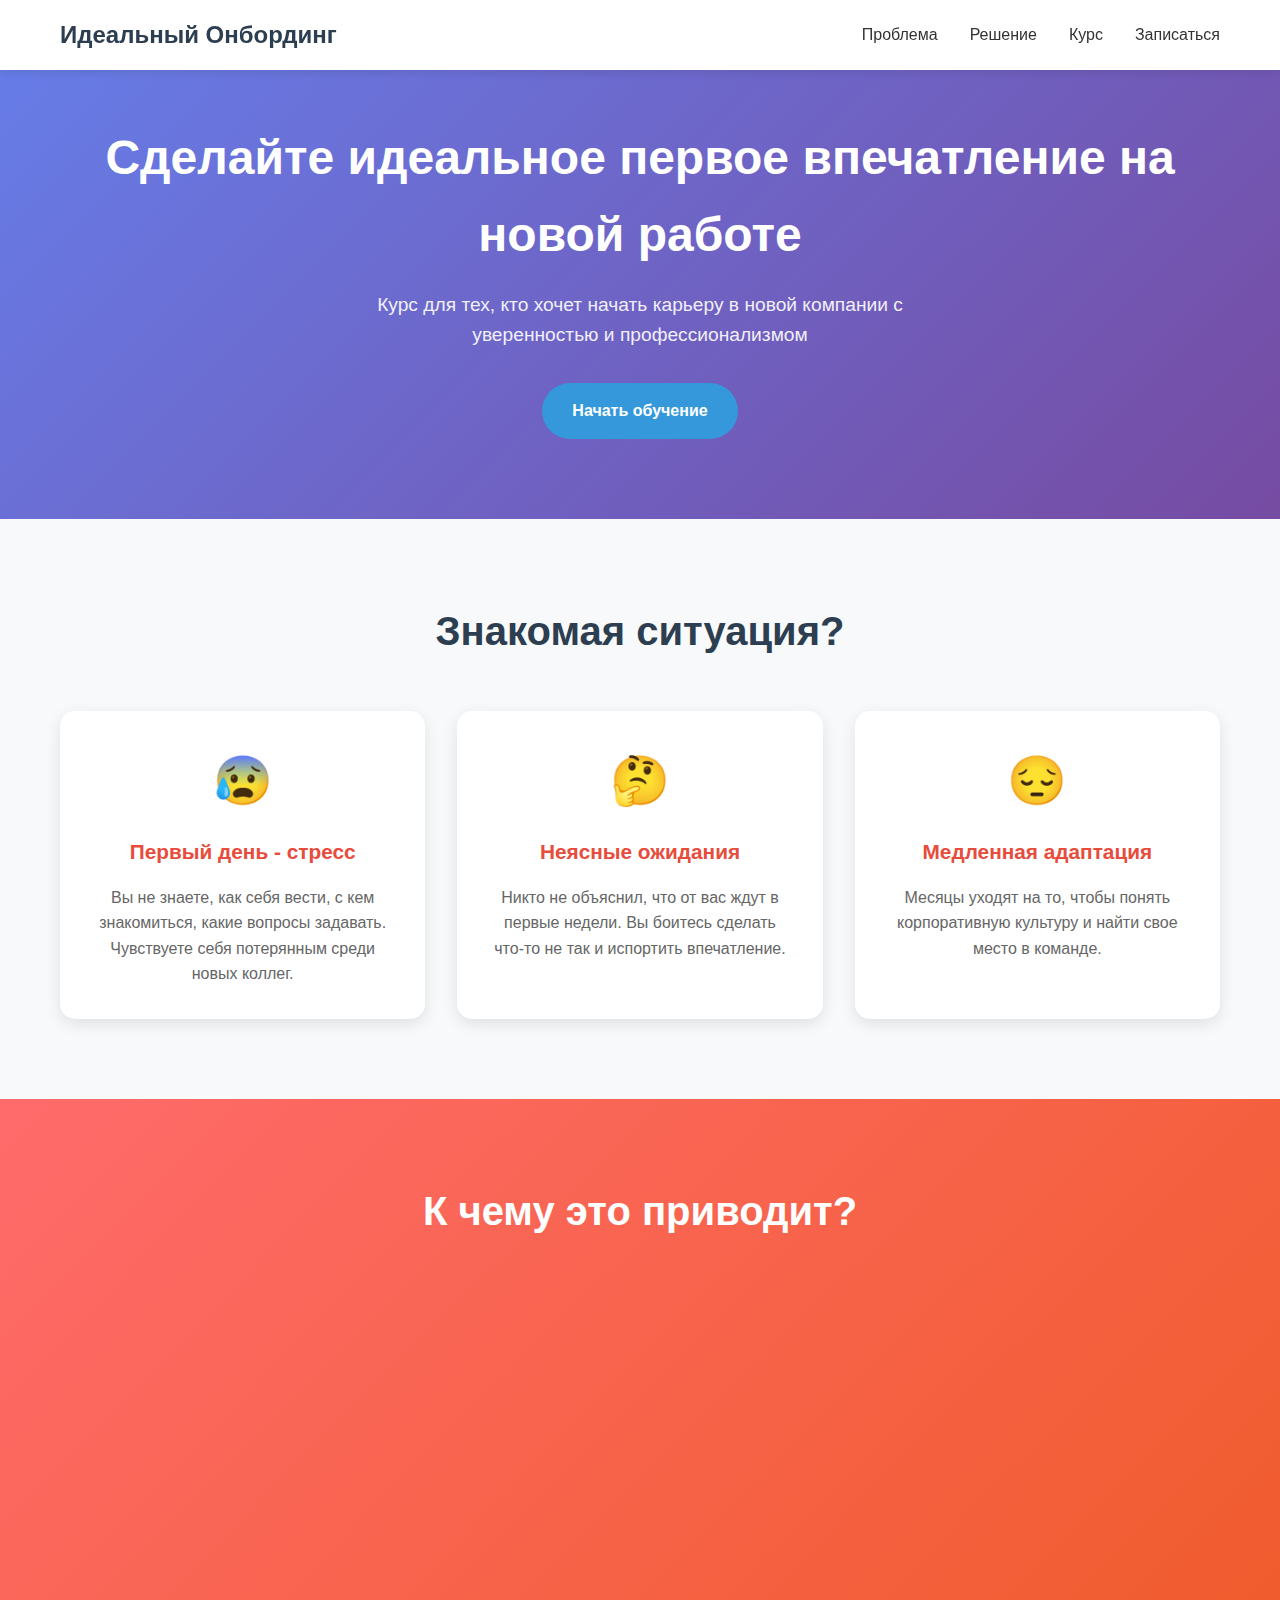
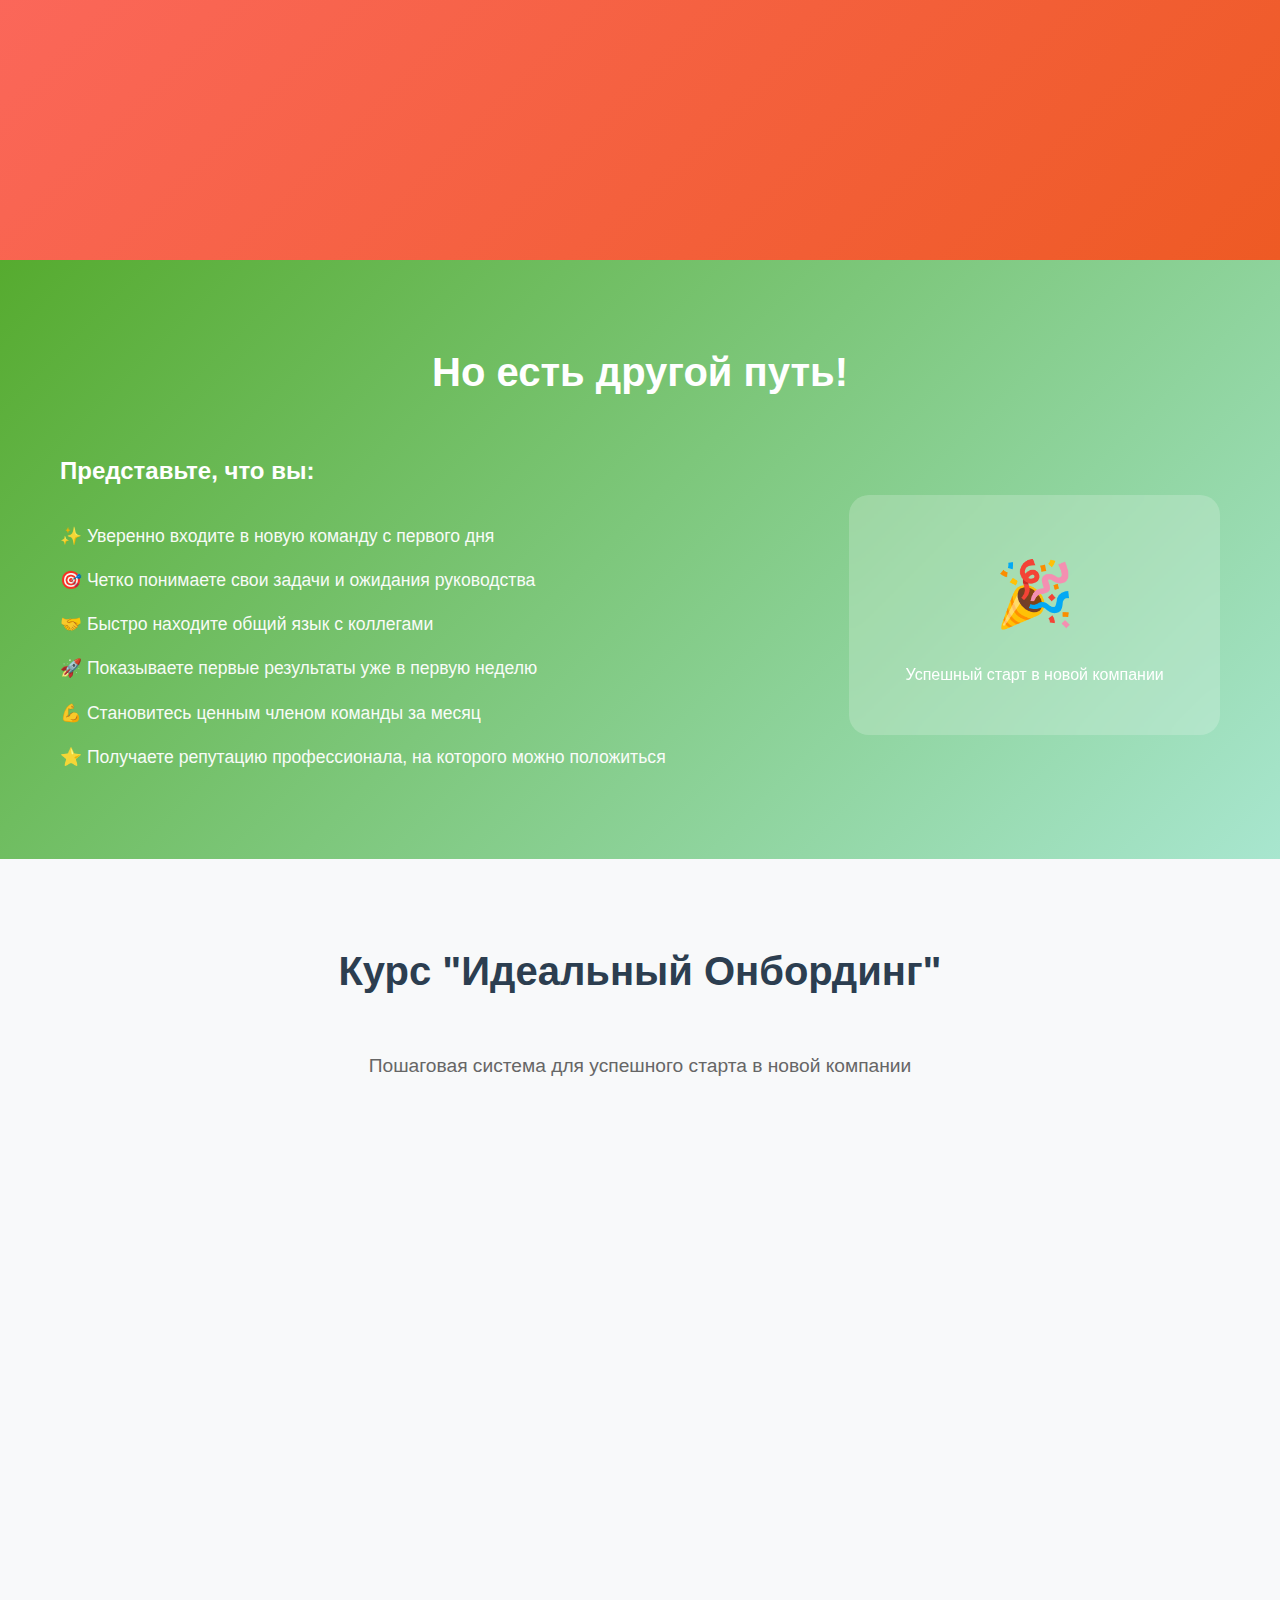
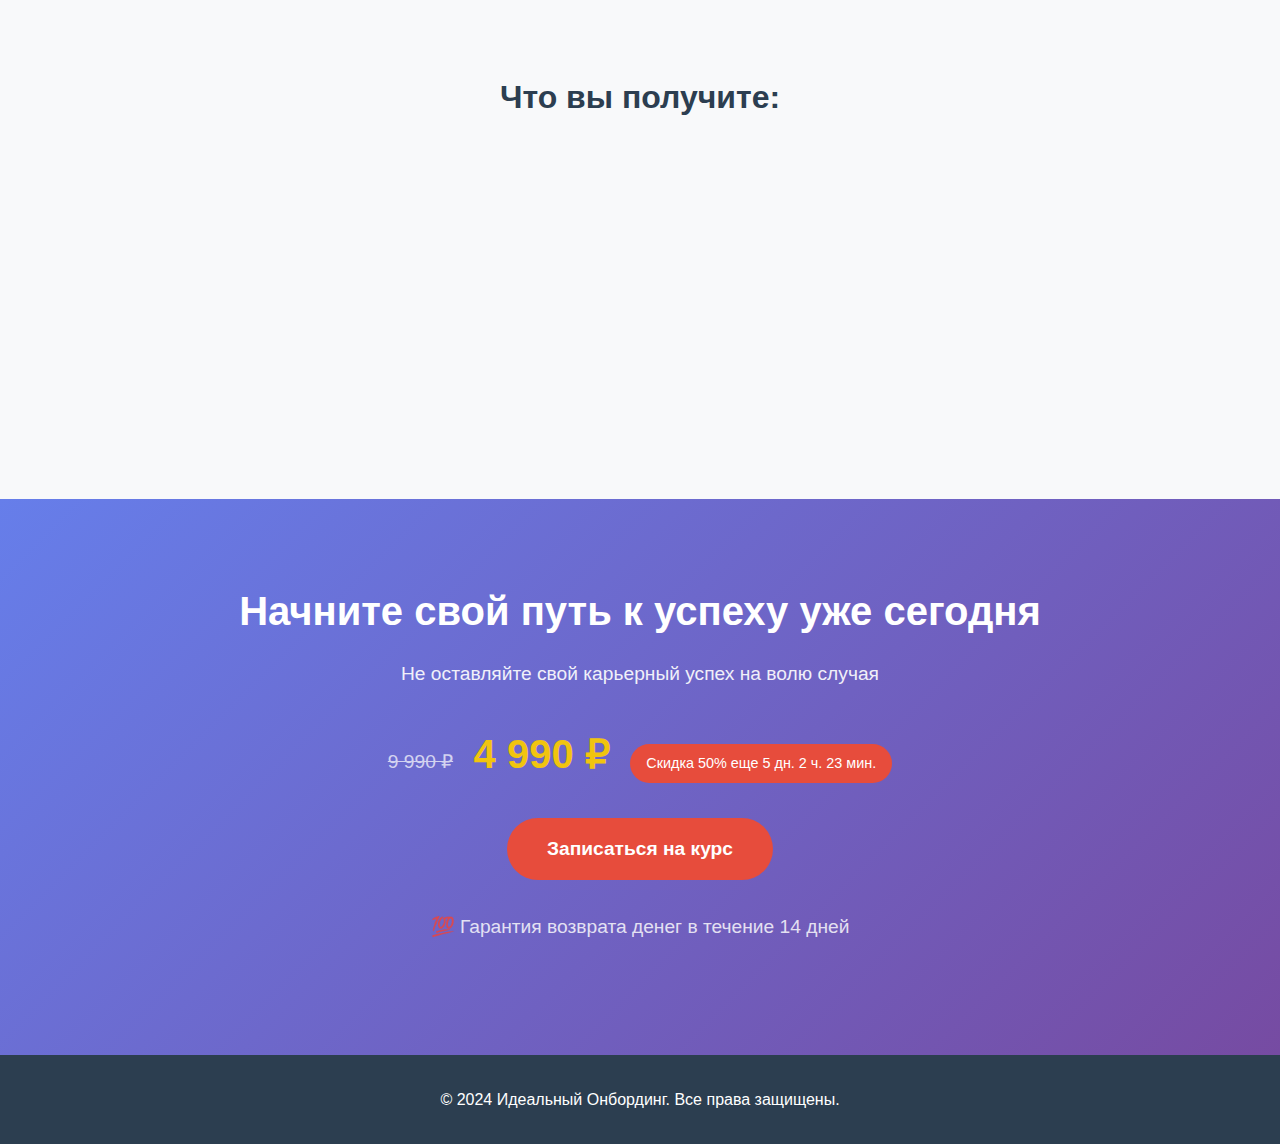
<file: index.html>
<!DOCTYPE html>
<html lang="ru">
<head>
    <meta charset="UTF-8">
    <meta name="viewport" content="width=device-width, initial-scale=1.0">
    <title>Идеальный Онбординг - Курс для Успешного Старта</title>
    <link rel="stylesheet" href="styles.css">
</head>
<body>
    <!-- Header -->
    <header class="header">
        <div class="container">
            <h1 class="logo">Идеальный Онбординг</h1>
            <nav class="nav">
                <a href="#pain" class="nav-link">Проблема</a>
                <a href="#hope" class="nav-link">Решение</a>
                <a href="#course" class="nav-link">Курс</a>
                <a href="#cta" class="nav-link">Записаться</a>
            </nav>
        </div>
    </header>

    <!-- Hero Section -->
    <section class="hero">
        <div class="container">
            <h1 class="hero-title">Сделайте идеальное первое впечатление на новой работе</h1>
            <p class="hero-subtitle">Курс для тех, кто хочет начать карьеру в новой компании с уверенностью и профессионализмом</p>
            <a href="#cta" class="btn btn-primary">Начать обучение</a>
        </div>
    </section>

    <!-- Pain Section -->
    <section id="pain" class="pain-section">
        <div class="container">
            <h2 class="section-title">Знакомая ситуация?</h2>
            <div class="pain-grid">
                <div class="pain-item">
                    <div class="pain-icon">😰</div>
                    <h3>Первый день - стресс</h3>
                    <p>Вы не знаете, как себя вести, с кем знакомиться, какие вопросы задавать. Чувствуете себя потерянным среди новых коллег.</p>
                </div>
                <div class="pain-item">
                    <div class="pain-icon">🤔</div>
                    <h3>Неясные ожидания</h3>
                    <p>Никто не объяснил, что от вас ждут в первые недели. Вы боитесь сделать что-то не так и испортить впечатление.</p>
                </div>
                <div class="pain-item">
                    <div class="pain-icon">😔</div>
                    <h3>Медленная адаптация</h3>
                    <p>Месяцы уходят на то, чтобы понять корпоративную культуру и найти свое место в команде.</p>
                </div>
            </div>
        </div>
    </section>

    <!-- More Pain Section -->
    <section class="more-pain-section">
        <div class="container">
            <h2 class="section-title">К чему это приводит?</h2>
            <div class="consequences">
                <div class="consequence-item">
                    <span class="consequence-number">1</span>
                    <div class="consequence-content">
                        <h3>Упущенные возможности</h3>
                        <p>Пока вы адаптируетесь, другие уже показывают результаты и получают интересные проекты</p>
                    </div>
                </div>
                <div class="consequence-item">
                    <span class="consequence-number">2</span>
                    <div class="consequence-content">
                        <h3>Потеря мотивации</h3>
                        <p>Неудачный старт может надолго подорвать вашу уверенность и желание развиваться в компании</p>
                    </div>
                </div>
                <div class="consequence-item">
                    <span class="consequence-number">3</span>
                    <div class="consequence-content">
                        <h3>Риск увольнения</h3>
                        <p>Статистика показывает: 20% новых сотрудников увольняются в первые 45 дней из-за плохого онбординга</p>
                    </div>
                </div>
            </div>
        </div>
    </section>

    <!-- Hope Section -->
    <section id="hope" class="hope-section">
        <div class="container">
            <h2 class="section-title">Но есть другой путь!</h2>
            <div class="hope-content">
                <div class="hope-text">
                    <h3>Представьте, что вы:</h3>
                    <ul class="hope-list">
                        <li>✨ Уверенно входите в новую команду с первого дня</li>
                        <li>🎯 Четко понимаете свои задачи и ожидания руководства</li>
                        <li>🤝 Быстро находите общий язык с коллегами</li>
                        <li>🚀 Показываете первые результаты уже в первую неделю</li>
                        <li>💪 Становитесь ценным членом команды за месяц</li>
                        <li>⭐ Получаете репутацию профессионала, на которого можно положиться</li>
                    </ul>
                </div>
                <div class="hope-image">
                    <div class="success-illustration">
                        <div class="success-icon">🎉</div>
                        <p>Успешный старт в новой компании</p>
                    </div>
                </div>
            </div>
        </div>
    </section>

    <!-- Solution Section -->
    <section id="course" class="solution-section">
        <div class="container">
            <h2 class="section-title">Курс "Идеальный Онбординг"</h2>
            <p class="solution-subtitle">Пошаговая система для успешного старта в новой компании</p>
            
            <div class="modules">
                <div class="module">
                    <div class="module-number">01</div>
                    <div class="module-content">
                        <h3>Подготовка к первому дню</h3>
                        <p>Что узнать о компании заранее, как подготовиться психологически, что взять с собой</p>
                    </div>
                </div>
                <div class="module">
                    <div class="module-number">02</div>
                    <div class="module-content">
                        <h3>Первые впечатления</h3>
                        <p>Как представиться, с кем знакомиться в первую очередь, правила этикета в офисе</p>
                    </div>
                </div>
                <div class="module">
                    <div class="module-number">03</div>
                    <div class="module-content">
                        <h3>Понимание ожиданий</h3>
                        <p>Какие вопросы задать руководителю, как выяснить приоритеты и KPI</p>
                    </div>
                </div>
                <div class="module">
                    <div class="module-number">04</div>
                    <div class="module-content">
                        <h3>Интеграция в команду</h3>
                        <p>Как найти наставника, построить отношения с коллегами, понять корпоративную культуру</p>
                    </div>
                </div>
                <div class="module">
                    <div class="module-number">05</div>
                    <div class="module-content">
                        <h3>Первые результаты</h3>
                        <p>Как показать свою ценность в первые недели, какие задачи взять в приоритет</p>
                    </div>
                </div>
                <div class="module">
                    <div class="module-number">06</div>
                    <div class="module-content">
                        <h3>Долгосрочная стратегия</h3>
                        <p>Планирование карьерного роста, построение репутации, развитие в компании</p>
                    </div>
                </div>
            </div>

            <div class="benefits">
                <h3>Что вы получите:</h3>
                <div class="benefits-grid">
                    <div class="benefit-item">
                        <div class="benefit-icon">📋</div>
                        <h4>Чек-листы</h4>
                        <p>Готовые списки действий на каждый день первого месяца</p>
                    </div>
                    <div class="benefit-item">
                        <div class="benefit-icon">💬</div>
                        <h4>Шаблоны диалогов</h4>
                        <p>Готовые фразы для знакомства и важных разговоров</p>
                    </div>
                    <div class="benefit-item">
                        <div class="benefit-icon">📊</div>
                        <h4>План на 90 дней</h4>
                        <p>Четкая дорожная карта вашего развития в компании</p>
                    </div>
                    <div class="benefit-item">
                        <div class="benefit-icon">🎯</div>
                        <h4>Персональная стратегия</h4>
                        <p>Индивидуальный подход к вашей ситуации и целям</p>
                    </div>
                </div>
            </div>
        </div>
    </section>

    <!-- CTA Section -->
    <section id="cta" class="cta-section">
        <div class="container">
            <div class="cta-content">
                <h2>Начните свой путь к успеху уже сегодня</h2>
                <p>Не оставляйте свой карьерный успех на волю случая</p>
                <div class="price">
                    <span class="old-price">9 990 ₽</span>
                    <span class="new-price">4 990 ₽</span>
                    <span class="discount">Скидка 50% до конца месяца</span>
                </div>
                <button class="btn btn-cta" onclick="openModal()">Записаться на курс</button>
                <div class="guarantee">
                    <p>💯 Гарантия возврата денег в течение 14 дней</p>
                </div>
            </div>
        </div>
    </section>

    <!-- Footer -->
    <footer class="footer">
        <div class="container">
            <p>&copy; 2024 Идеальный Онбординг. Все права защищены.</p>
        </div>
    </footer>

    <!-- Modal -->
    <div id="modal" class="modal">
        <div class="modal-content">
            <span class="close" onclick="closeModal()">&times;</span>
            <h3>Записаться на курс</h3>
            <form class="registration-form">
                <input type="text" placeholder="Ваше имя" required>
                <input type="email" placeholder="Email" required>
                <input type="tel" placeholder="Телефон" required>
                <textarea placeholder="Расскажите о своей ситуации (необязательно)"></textarea>
                <button type="submit" class="btn btn-primary">Записаться</button>
            </form>
        </div>
    </div>

    <script src="script.js"></script>
</body>
</html>
</file>
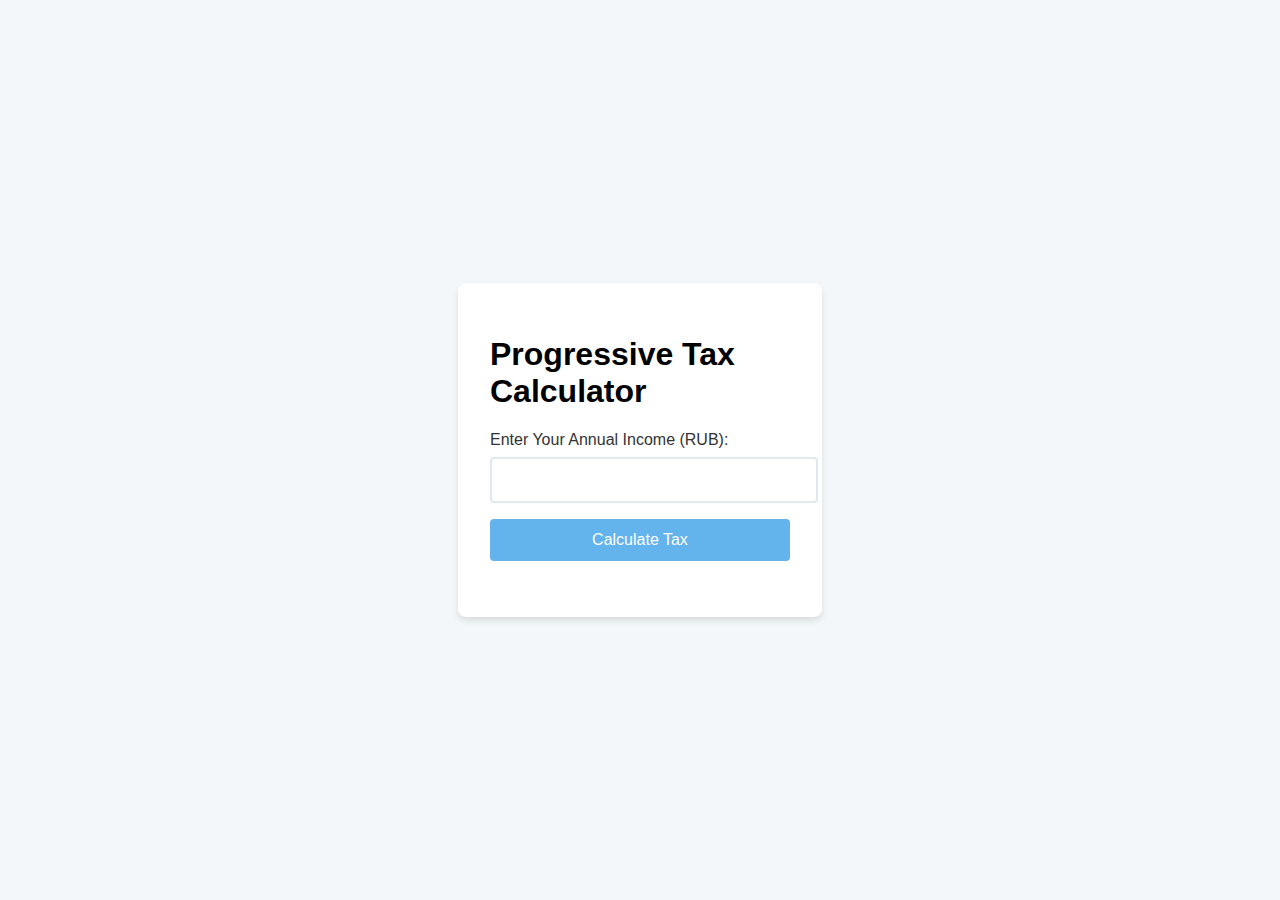
<file: tax/deepseek2.html>
<!DOCTYPE html>
<html lang="en">
<head>
    <meta charset="UTF-8">
    <meta name="viewport" content="width=device-width, initial-scale=1.0">
    <title>Progressive Tax Calculator</title>
    <style>
        body {
            font-family: 'Arial', sans-serif;
            background-color: #f4f7fa;
            margin: 0;
            padding: 0;
            display: flex;
            justify-content: center;
            align-items: center;
            height: 100vh;
        }
        .container {
            background-color: #ffffff;
            padding: 2rem;
            border-radius: 8px;
            box-shadow: 0 4px 6px rgba(0, 0, 0, 0.1);
            width: 300px;
        }
        .form-group {
            margin-bottom: 1rem;
        }
        label {
            display: block;
            margin-bottom: 0.5rem;
            color: #333333;
        }
        input[type="number"] {
            width: 100%;
            padding: 0.75rem;
            border: 2px solid #e2e8f0;
            border-radius: 4px;
            font-size: 1rem;
        }
        button {
            width: 100%;
            padding: 0.75rem;
            background-color: #63b3ed;
            color: white;
            border: none;
            border-radius: 4px;
            font-size: 1rem;
            cursor: pointer;
        }
        button:hover {
            background-color: #4299e1;
        }
        .results {
            margin-top: 1.5rem;
        }
        .result-item {
            display: flex;
            justify-content: space-between;
            align-items: center;
            margin-bottom: 0.5rem;
        }
        .total {
            font-weight: bold;
            color: #2d3748;
        }
    </style>
</head>
<body>
    <div class="container">
        <h1>Progressive Tax Calculator</h1>
        <form id="taxForm" onsubmit="return calculateTax()">
            <div class="form-group">
                <label for="income">Enter Your Annual Income (RUB):</label>
                <input type="number" id="income" required>
            </div>
            <button type="submit">Calculate Tax</button>
        </form>
        <div class="results" id="results"></div>
    </div>

    <script>
        function calculateTax() {
            event.preventDefault(); // Prevent form submission
            const income = document.getElementById('income').value;
            let tax = 0;
            let remainingIncome = parseInt(income);
            const brackets = [
                { limit: 2400000, rate: 0.13 },
                { limit: 5000000, rate: 0.15 },
                { limit: 20000000, rate: 0.18 },
                { limit: 50000000, rate: 0.20 },
                { limit: Infinity, rate: 0.22 }
            ];

            let resultsHTML = '';

            for (let i = 0; i < brackets.length; i++) {
                const bracket = brackets[i];
                if (remainingIncome > 0) {
                    let taxableAmount = Math.min(remainingIncome, bracket.limit - (i === 0 ? 0 : brackets[i - 1].limit));
                    tax += taxableAmount * bracket.rate;
                    resultsHTML += `<div class="result-item"><span>${taxableAmount} RUB at ${bracket.rate * 100}%</span><span>$${(taxableAmount * bracket.rate).toLocaleString()} RUB</span></div>`;
                    remainingIncome -= taxableAmount;
                } else {
                    break;
                }
            }

            resultsHTML += `<div class="result-item total"><span>Total Tax:</span><span>${tax.toLocaleString()} RUB</span></div>`;
            document.getElementById('results').innerHTML = resultsHTML;
            return false; // Prevent form submission
        }
    </script>
</body>
</html>
</file>
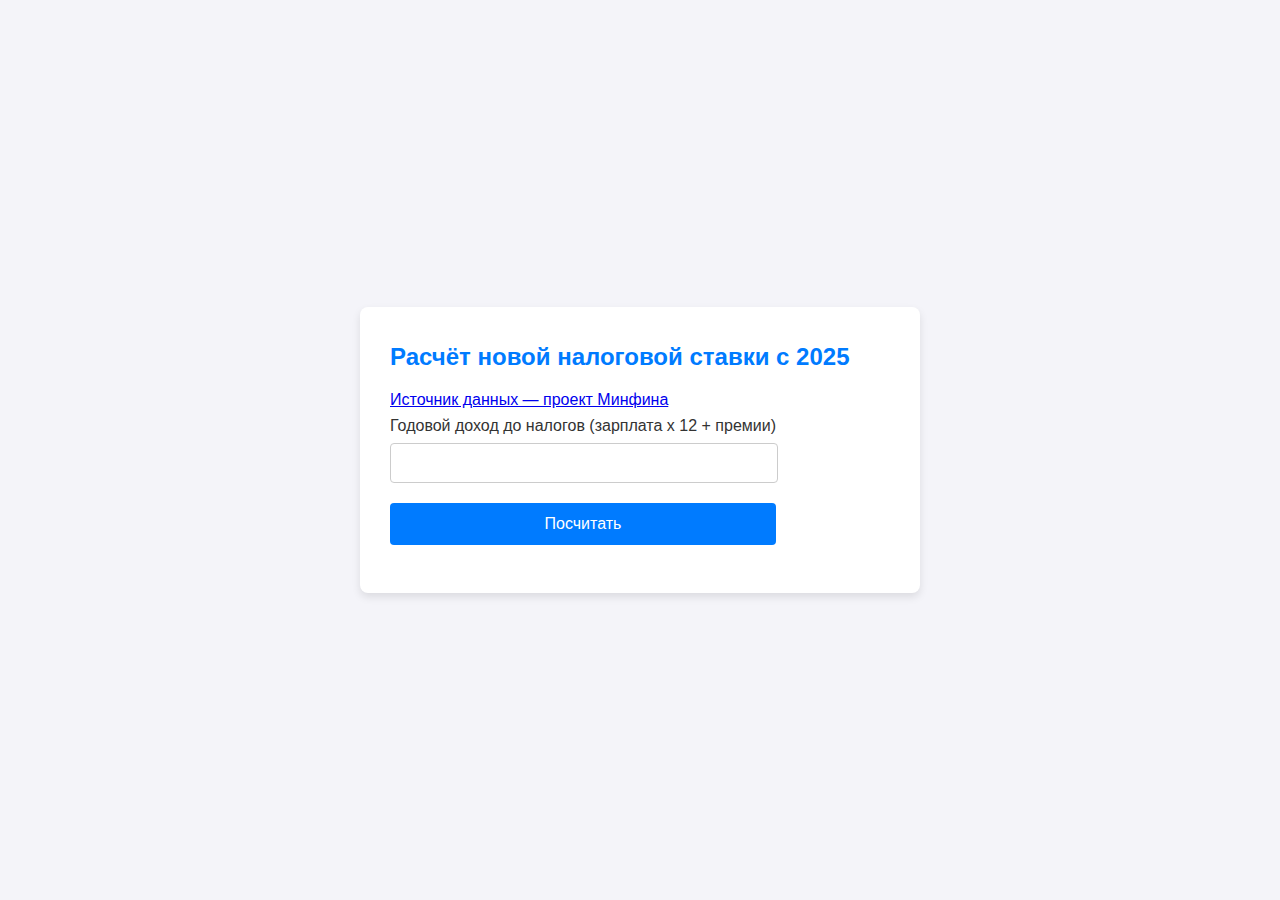
<file: tax/tax-calc.html>
<!DOCTYPE html>
<html lang="en">
<head>
    <meta charset="UTF-8">
    <meta name="viewport" content="width=device-width, initial-scale=1.0">
    <title>Плоти нологи, %username%</title>
<style>
        body {
            font-family: 'Roboto', sans-serif;
            background-color: #f4f4f9;
            color: #333;
            margin: 0;
            padding: 0;
            display: flex;
            justify-content: center;
            align-items: center;
            height: 100vh;
        }
        .container {
            background-color: #fff;
            box-shadow: 0 4px 8px rgba(0, 0, 0, 0.1);
            border-radius: 8px;
            padding: 20px 30px;
            max-width: 500px;
            width: 100%;
        }
        h1 {
            font-size: 24px;
            margin-bottom: 20px;
            color: #007BFF;
        }
        label, a {
			display: inline-block;
            font-size: 16px;
            margin-bottom: 8px;
        }
        input {
            width: calc(100% - 20px);
            padding: 10px;
            margin-bottom: 20px;
            border: 1px solid #ccc;
            border-radius: 4px;
            font-size: 16px;
        }
        button {
            width: 100%;
            padding: 12px;
            background-color: #007BFF;
            color: #fff;
            border: none;
            border-radius: 4px;
            font-size: 16px;
            cursor: pointer;
        }
        button:hover {
            background-color: #0056b3;
        }
        .result {
            margin-top: 20px;
        }
        .result p {
            font-size: 16px;
            line-height: 1.5;
        }
    </style>
</head>
<body>
    <div class="container">
        <h1>Расчёт новой налоговой ставки с 2025</h1>
		<a href="https://www.rbc.ru/economics/28/05/2024/6655ca2f9a7947288f47d6a6">Источник данных — проект Минфина<a/>
        <form id="taxForm">
            <label for="income">Годовой доход до налогов (зарплата х 12 + премии)</label><br>
            <input type="number" id="income" name="income" required>
            <button type="submit">Посчитать</button>
        </form>
        <div class="result" id="result"></div>
    </div>

    <script>
        document.getElementById('taxForm').addEventListener('submit', function(event) {
            event.preventDefault();
            
            const income = parseFloat(document.getElementById('income').value);
            let tax = 0;
            let taxBrackets = [0, 0, 0, 0, 0];

            if (income <= 2400000) {
                taxBrackets[0] = income * 0.13;
                tax = taxBrackets[0];
            } else if (income <= 5000000) {
                taxBrackets[0] = 2400000 * 0.13;
                taxBrackets[1] = (income - 2400000) * 0.15;
                tax = taxBrackets[0] + taxBrackets[1];
            } else if (income <= 20000000) {
                taxBrackets[0] = 2400000 * 0.13;
                taxBrackets[1] = (5000000 - 2400000) * 0.15;
                taxBrackets[2] = (income - 5000000) * 0.18;
                tax = taxBrackets[0] + taxBrackets[1] + taxBrackets[2];
            } else if (income <= 50000000) {
                taxBrackets[0] = 2400000 * 0.13;
                taxBrackets[1] = (5000000 - 2400000) * 0.15;
                taxBrackets[2] = (20000000 - 5000000) * 0.18;
                taxBrackets[3] = (income - 20000000) * 0.20;
                tax = taxBrackets[0] + taxBrackets[1] + taxBrackets[2] + taxBrackets[3];
            } else {
                taxBrackets[0] = 2400000 * 0.13;
                taxBrackets[1] = (5000000 - 2400000) * 0.15;
                taxBrackets[2] = (20000000 - 5000000) * 0.18;
                taxBrackets[3] = (50000000 - 20000000) * 0.20;
                taxBrackets[4] = (income - 50000000) * 0.22;
                tax = taxBrackets[0] + taxBrackets[1] + taxBrackets[2] + taxBrackets[3] + taxBrackets[4];
            }

            const effectiveTaxRate = (tax / income) * 100;

            document.getElementById('result').innerHTML = 
                `<p>Общий налог: ${tax.toFixed(2)} рублей</p>
                <p>Налог по ставке (13%): ${taxBrackets[0].toFixed(2)} рублей</p>
                <p>Налог по ставке (15%): ${taxBrackets[1].toFixed(2)} рублей</p>
                <p>Налог по ставке (18%): ${taxBrackets[2].toFixed(2)} рублей</p>
                <p>Налог по ставке (20%): ${taxBrackets[3].toFixed(2)} рублей</p>
                <p>Налог по ставке (22%): ${taxBrackets[4].toFixed(2)} рублей</p>
                <p>Фактическая ставка для суммы: ${effectiveTaxRate.toFixed(2)}%</p>`
            ;
        });
    </script>
</body>
</html>
</file>
<file: styles.css>
/* Reset and Base Styles */
* {
    margin: 0;
    padding: 0;
    box-sizing: border-box;
}

body {
    font-family: 'Segoe UI', Tahoma, Geneva, Verdana, sans-serif;
    line-height: 1.6;
    color: #333;
    overflow-x: hidden;
}

.container {
    max-width: 1200px;
    margin: 0 auto;
    padding: 0 20px;
}

/* Header */
.header {
    background: #fff;
    box-shadow: 0 2px 10px rgba(0,0,0,0.1);
    position: fixed;
    top: 0;
    width: 100%;
    z-index: 1000;
    transition: all 0.3s ease;
}

.header .container {
    display: flex;
    justify-content: space-between;
    align-items: center;
    padding: 1rem 20px;
}

.logo {
    font-size: 1.5rem;
    font-weight: bold;
    color: #2c3e50;
}

.nav {
    display: flex;
    gap: 2rem;
}

.nav-link {
    text-decoration: none;
    color: #333;
    font-weight: 500;
    transition: color 0.3s ease;
}

.nav-link:hover {
    color: #3498db;
}

/* Hero Section */
.hero {
    background: linear-gradient(135deg, #667eea 0%, #764ba2 100%);
    color: white;
    padding: 120px 0 80px;
    text-align: center;
}

.hero-title {
    font-size: 3rem;
    margin-bottom: 1rem;
    font-weight: 700;
}

.hero-subtitle {
    font-size: 1.2rem;
    margin-bottom: 2rem;
    opacity: 0.9;
    max-width: 600px;
    margin-left: auto;
    margin-right: auto;
}

/* Buttons */
.btn {
    display: inline-block;
    padding: 15px 30px;
    border: none;
    border-radius: 50px;
    text-decoration: none;
    font-weight: 600;
    font-size: 1rem;
    cursor: pointer;
    transition: all 0.3s ease;
    text-align: center;
}

.btn-primary {
    background: #3498db;
    color: white;
}

.btn-primary:hover {
    background: #2980b9;
    transform: translateY(-2px);
    box-shadow: 0 5px 15px rgba(52, 152, 219, 0.4);
}

.btn-cta {
    background: #e74c3c;
    color: white;
    font-size: 1.2rem;
    padding: 20px 40px;
}

.btn-cta:hover {
    background: #c0392b;
    transform: translateY(-2px);
    box-shadow: 0 5px 20px rgba(231, 76, 60, 0.4);
}

/* Pain Section */
.pain-section {
    padding: 80px 0;
    background: #f8f9fa;
}

.section-title {
    font-size: 2.5rem;
    text-align: center;
    margin-bottom: 3rem;
    color: #2c3e50;
}

.pain-grid {
    display: grid;
    grid-template-columns: repeat(auto-fit, minmax(300px, 1fr));
    gap: 2rem;
    margin-top: 3rem;
}

.pain-item {
    background: white;
    padding: 2rem;
    border-radius: 15px;
    text-align: center;
    box-shadow: 0 5px 15px rgba(0,0,0,0.1);
    transition: transform 0.3s ease;
}

.pain-item:hover {
    transform: translateY(-5px);
}

.pain-icon {
    font-size: 3rem;
    margin-bottom: 1rem;
}

.pain-item h3 {
    font-size: 1.3rem;
    margin-bottom: 1rem;
    color: #e74c3c;
}

.pain-item p {
    color: #666;
    line-height: 1.6;
}

/* More Pain Section */
.more-pain-section {
    padding: 80px 0;
    background: linear-gradient(135deg, #ff6b6b 0%, #ee5a24 100%);
    color: white;
}

.more-pain-section .section-title {
    color: white;
}

.consequences {
    margin-top: 3rem;
}

.consequence-item {
    display: flex;
    align-items: flex-start;
    margin-bottom: 2rem;
    background: rgba(255,255,255,0.1);
    padding: 2rem;
    border-radius: 15px;
    backdrop-filter: blur(10px);
}

.consequence-number {
    background: white;
    color: #e74c3c;
    width: 50px;
    height: 50px;
    border-radius: 50%;
    display: flex;
    align-items: center;
    justify-content: center;
    font-weight: bold;
    font-size: 1.2rem;
    margin-right: 1.5rem;
    flex-shrink: 0;
}

.consequence-content h3 {
    font-size: 1.3rem;
    margin-bottom: 0.5rem;
}

.consequence-content p {
    opacity: 0.9;
    line-height: 1.6;
}

/* Hope Section */
.hope-section {
    padding: 80px 0;
    background: linear-gradient(135deg, #56ab2f 0%, #a8e6cf 100%);
    color: white;
}

.hope-section .section-title {
    color: white;
}

.hope-content {
    display: grid;
    grid-template-columns: 2fr 1fr;
    gap: 3rem;
    align-items: center;
    margin-top: 3rem;
}

.hope-text h3 {
    font-size: 1.5rem;
    margin-bottom: 1.5rem;
}

.hope-list {
    list-style: none;
}

.hope-list li {
    padding: 0.5rem 0;
    font-size: 1.1rem;
    opacity: 0.95;
}

.success-illustration {
    text-align: center;
    background: rgba(255,255,255,0.2);
    padding: 3rem;
    border-radius: 20px;
    backdrop-filter: blur(10px);
}

.success-icon {
    font-size: 4rem;
    margin-bottom: 1rem;
}

/* Solution Section */
.solution-section {
    padding: 80px 0;
    background: #f8f9fa;
}

.solution-subtitle {
    text-align: center;
    font-size: 1.2rem;
    color: #666;
    margin-bottom: 3rem;
}

.modules {
    display: grid;
    grid-template-columns: repeat(auto-fit, minmax(350px, 1fr));
    gap: 2rem;
    margin: 3rem 0;
}

.module {
    background: white;
    padding: 2rem;
    border-radius: 15px;
    box-shadow: 0 5px 15px rgba(0,0,0,0.1);
    display: flex;
    align-items: flex-start;
    transition: transform 0.3s ease;
}

.module:hover {
    transform: translateY(-5px);
}

.module-number {
    background: #3498db;
    color: white;
    width: 50px;
    height: 50px;
    border-radius: 50%;
    display: flex;
    align-items: center;
    justify-content: center;
    font-weight: bold;
    margin-right: 1.5rem;
    flex-shrink: 0;
}

.module-content h3 {
    font-size: 1.2rem;
    margin-bottom: 0.5rem;
    color: #2c3e50;
}

.module-content p {
    color: #666;
    line-height: 1.6;
}

.benefits {
    margin-top: 4rem;
    text-align: center;
}

.benefits h3 {
    font-size: 2rem;
    margin-bottom: 2rem;
    color: #2c3e50;
}

.benefits-grid {
    display: grid;
    grid-template-columns: repeat(auto-fit, minmax(250px, 1fr));
    gap: 2rem;
    margin-top: 2rem;
}

.benefit-item {
    background: white;
    padding: 2rem;
    border-radius: 15px;
    box-shadow: 0 5px 15px rgba(0,0,0,0.1);
    transition: transform 0.3s ease;
}

.benefit-item:hover {
    transform: translateY(-5px);
}

.benefit-icon {
    font-size: 2.5rem;
    margin-bottom: 1rem;
}

.benefit-item h4 {
    font-size: 1.2rem;
    margin-bottom: 0.5rem;
    color: #2c3e50;
}

.benefit-item p {
    color: #666;
    line-height: 1.6;
}

/* CTA Section */
.cta-section {
    padding: 80px 0;
    background: linear-gradient(135deg, #667eea 0%, #764ba2 100%);
    color: white;
    text-align: center;
}

.cta-content h2 {
    font-size: 2.5rem;
    margin-bottom: 1rem;
}

.cta-content p {
    font-size: 1.2rem;
    margin-bottom: 2rem;
    opacity: 0.9;
}

.price {
    margin: 2rem 0;
}

.old-price {
    font-size: 1.2rem;
    text-decoration: line-through;
    opacity: 0.7;
    margin-right: 1rem;
}

.new-price {
    font-size: 2.5rem;
    font-weight: bold;
    color: #f1c40f;
    margin-right: 1rem;
}

.discount {
    background: #e74c3c;
    padding: 0.5rem 1rem;
    border-radius: 25px;
    font-size: 0.9rem;
    display: inline-block;
    margin-top: 1rem;
}

.guarantee {
    margin-top: 2rem;
    opacity: 0.9;
}

/* Footer */
.footer {
    background: #2c3e50;
    color: white;
    text-align: center;
    padding: 2rem 0;
}

/* Modal */
.modal {
    display: none;
    position: fixed;
    z-index: 2000;
    left: 0;
    top: 0;
    width: 100%;
    height: 100%;
    background-color: rgba(0,0,0,0.5);
    backdrop-filter: blur(5px);
}

.modal-content {
    background-color: white;
    margin: 5% auto;
    padding: 2rem;
    border-radius: 15px;
    width: 90%;
    max-width: 500px;
    position: relative;
    animation: modalSlideIn 0.3s ease;
}

@keyframes modalSlideIn {
    from {
        opacity: 0;
        transform: translateY(-50px);
    }
    to {
        opacity: 1;
        transform: translateY(0);
    }
}

.close {
    color: #aaa;
    float: right;
    font-size: 28px;
    font-weight: bold;
    cursor: pointer;
    position: absolute;
    right: 1rem;
    top: 1rem;
}

.close:hover {
    color: #000;
}

.registration-form {
    margin-top: 2rem;
}

.registration-form input,
.registration-form textarea {
    width: 100%;
    padding: 1rem;
    margin-bottom: 1rem;
    border: 2px solid #ddd;
    border-radius: 10px;
    font-size: 1rem;
    transition: border-color 0.3s ease;
}

.registration-form input:focus,
.registration-form textarea:focus {
    outline: none;
    border-color: #3498db;
}

.registration-form textarea {
    height: 100px;
    resize: vertical;
}

/* Responsive Design */
@media (max-width: 768px) {
    .hero-title {
        font-size: 2rem;
    }
    
    .hero-subtitle {
        font-size: 1rem;
    }
    
    .section-title {
        font-size: 2rem;
    }
    
    .nav {
        display: none;
    }
    
    .hope-content {
        grid-template-columns: 1fr;
        text-align: center;
    }
    
    .consequence-item {
        flex-direction: column;
        text-align: center;
    }
    
    .consequence-number {
        margin-right: 0;
        margin-bottom: 1rem;
    }
    
    .module {
        flex-direction: column;
        text-align: center;
    }
    
    .module-number {
        margin-right: 0;
        margin-bottom: 1rem;
    }
}

@media (max-width: 480px) {
    .container {
        padding: 0 15px;
    }
    
    .hero {
        padding: 100px 0 60px;
    }
    
    .pain-section,
    .more-pain-section,
    .hope-section,
    .solution-section,
    .cta-section {
        padding: 60px 0;
    }
    
    .hero-title {
        font-size: 1.8rem;
    }
    
    .section-title {
        font-size: 1.8rem;
    }
    
    .new-price {
        font-size: 2rem;
    }
}

/* Smooth scrolling */
html {
    scroll-behavior: smooth;
}

/* Animation on scroll */
@keyframes fadeInUp {
    from {
        opacity: 0;
        transform: translateY(30px);
    }
    to {
        opacity: 1;
        transform: translateY(0);
    }
}

.pain-item,
.consequence-item,
.module,
.benefit-item {
    animation: fadeInUp 0.6s ease forwards;
}
</file>
